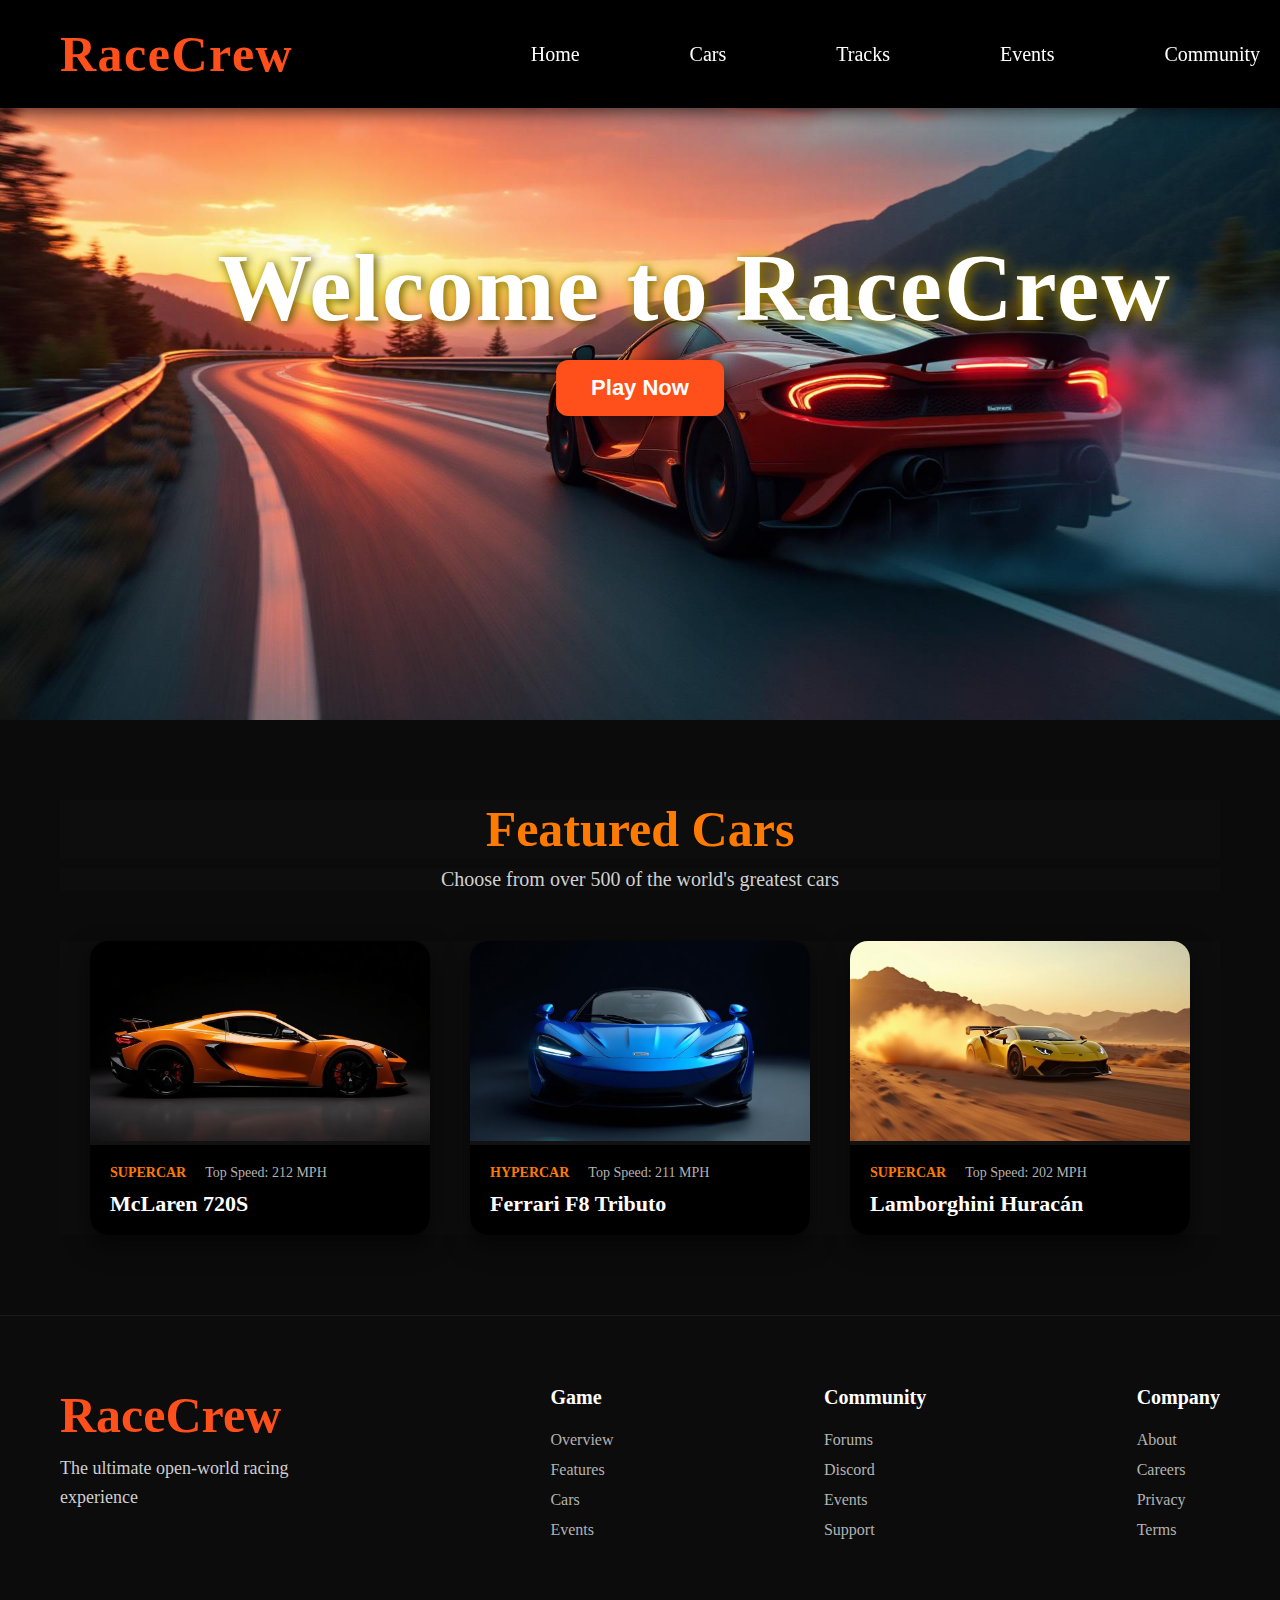
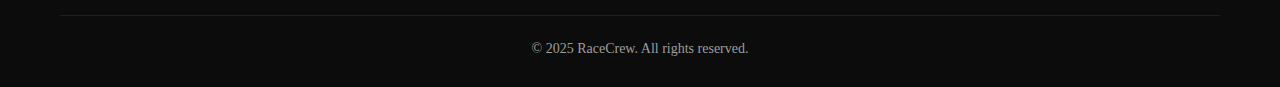
<file: Capstone project/index.html>
<!DOCTYPE html>
<html lang="en">
<head>
    <meta charset="UTF-8">
    <meta name="viewport" content="width=device-width, initial-scale=1.0">
    <title>Document</title>
    <link rel="stylesheet" href="style.css">
    
</head>
<body>
<header class="navbar">
    
    <div class="logo">RaceCrew</div>

    <nav>
        <ul class="nav-links">
            <li><a href="#">Home</a></li>
            <li><a href="./cars.html">Cars</a></li>
            <li><a href="#">Tracks</a></li>
            
            
            <li><a href="#">Events</a></li>
            <li><a href="#">Community</a></li>
        </ul>
    </nav>
    
    
    
</header>
<div class="img-container">
    <img src="car1.jpeg" alt="">

    <div class="img-text">Welcome to RaceCrew</div>
    <button class="btn">Play Now</button>
</div>
<section class="featured-section">
    <h2 class="featured-title">Featured Cars</h2>
    <p class="featured-subtitle">Choose from over 500 of the world's greatest cars</p>

    <div class="car-grid">

        
        <div class="car-card">
            <img src="mclaren.jpeg" alt="McLaren 720S">
            <div class="car-info">
                <span class="type">SUPERCAR</span>
                <span class="speed">Top Speed: 212 MPH</span>
                <h3 class="mclaren">McLaren 720S</h3>
            </div>
        </div>

        
        <div class="car-card">
            <img src="ferrari.jpeg" alt="Ferrari F8">
            <div class="car-info">
                <span class="type">HYPERCAR</span>
                <span class="speed">Top Speed: 211 MPH</span>
                <h3 class="ferrari">Ferrari F8 Tributo</h3>
            </div>
        </div>

        
        <div class="car-card">
            <img src="lambo.jpeg" alt="Lamborghini Huracan">
            <div class="car-info">
                <span class="type">SUPERCAR</span>
                <span class="speed">Top Speed: 202 MPH</span>
                <h3 class="lamborghini">Lamborghini Huracán</h3>
            </div>
        </div>

    </div>
</section>
<footer class="footer">
    <div class="footer-container">
        <div class="footer-brand">
            <h2 class="footer-logo">RaceCrew</h2>
            <p class="footer-desc">The ultimate open-world racing experience</p>
        </div>



        <div class="footer-column">
            <h3>Game</h3>
            <a href="#">Overview</a>
            <a href="#">Features</a>
            <a href="#">Cars</a>
            <a href="#">Events</a>
        </div>


        <div class="footer-column">
            <h3>Community</h3>
            <a href="#">Forums</a>
            <a href="#">Discord</a>
            <a href="#">Events</a>
            <a href="#">Support</a>
        </div>


        <div class="footer-column">
            <h3>Company</h3>
            <a href="#">About</a>
            <a href="#">Careers</a>
            <a href="#">Privacy</a>
            <a href="#">Terms</a>
        </div>

    </div>

    <div class="footer-bottom">
        © 2025 RaceCrew. All rights reserved.
    </div>
</footer>




</body>
</html>
</file>
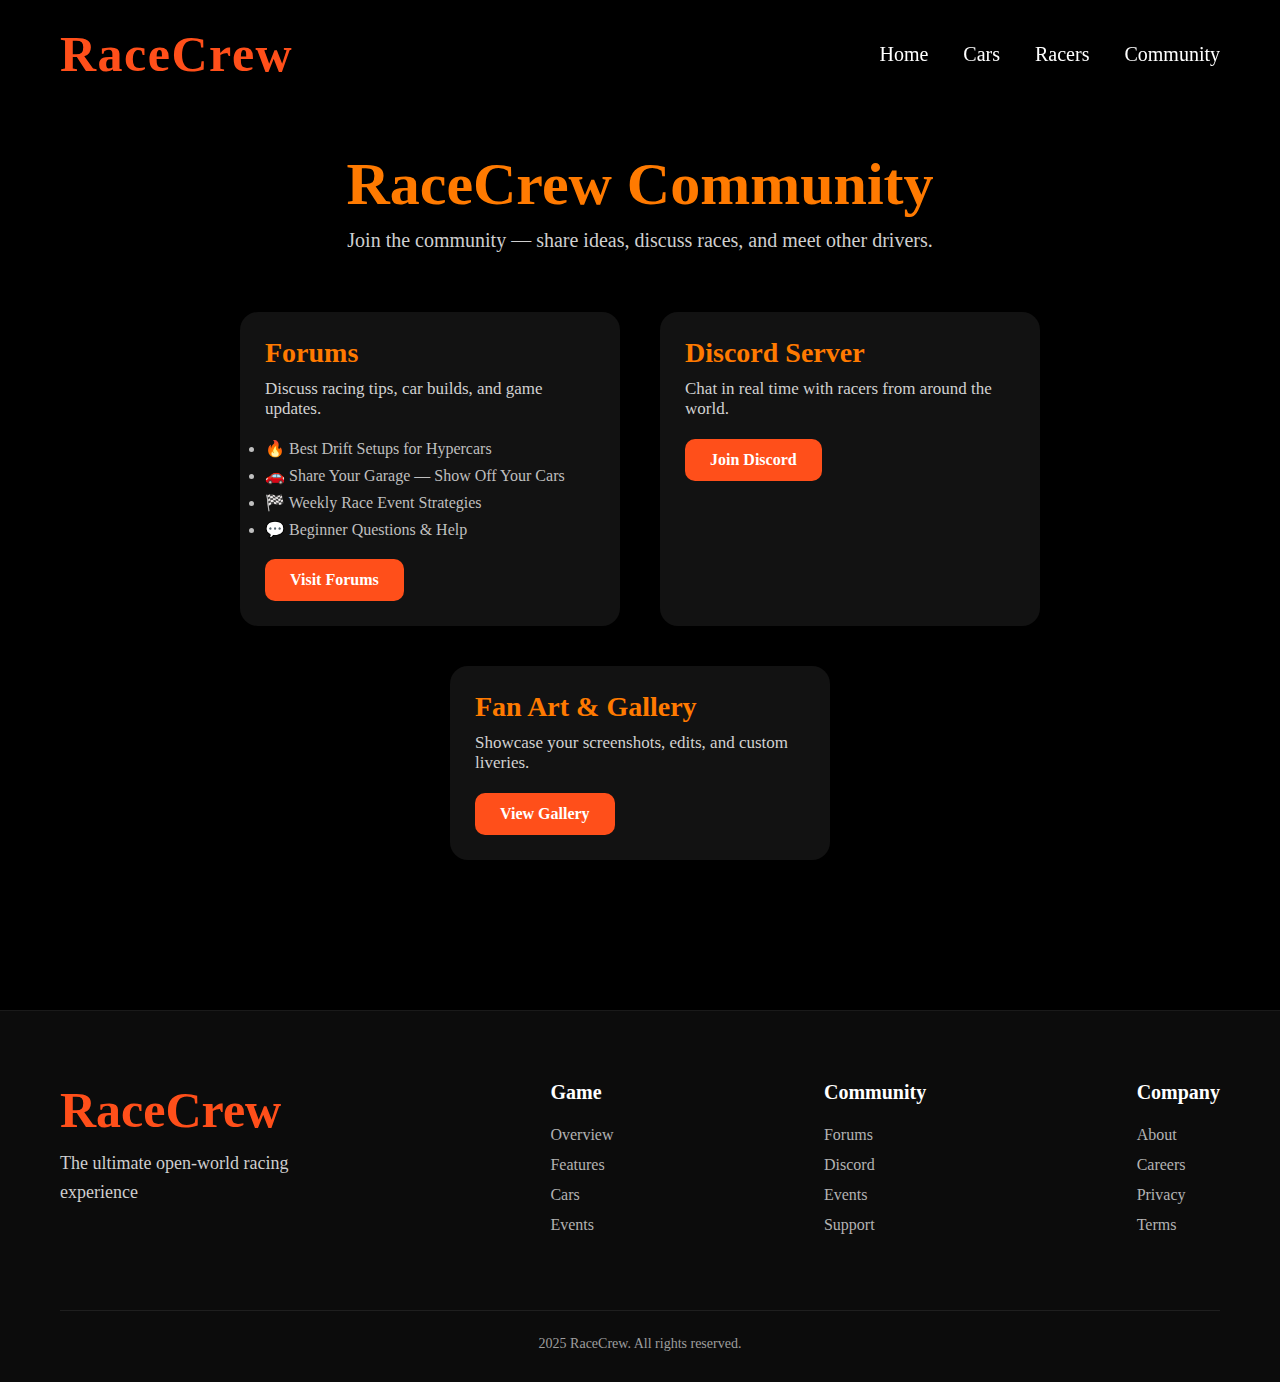
<file: Capstone project/community.html>
<!DOCTYPE html>
<html lang="en">
<head>
    <meta charset="UTF-8" />
    <meta name="viewport" content="width=device-width, initial-scale=1.0" />
    <title>RaceCrew Community</title>
    <link rel="stylesheet" href="community.css" />
</head>

<body>


<header class="navbar">
    <div class="logo">RaceCrew</div>

    <nav>
        <ul class="nav-links">
            <li><a href="index.html">Home</a></li>
            <li><a href="cars.html">Cars</a></li>
            <li><a href="racers.html">Racers</a></li>
            
            <li><a href="#" class="active">Community</a></li>
        </ul>
    </nav>

    
</header>


<section class="community-section">
    <h1 class="community-title">RaceCrew Community</h1>
    <p class="community-subtitle">Join the community — share ideas, discuss races, and meet other drivers.</p>

    <div class="community-grid">


        <div class="community-card">
            <h2>Forums</h2>
            <p class="desc">Discuss racing tips, car builds, and game updates.</p>
            <ul class="list">
                <li>🔥 Best Drift Setups for Hypercars</li>
                <li>🚗 Share Your Garage — Show Off Your Cars</li>
                <li>🏁 Weekly Race Event Strategies</li>
                <li>💬 Beginner Questions & Help</li>
            </ul>
            <a href="#" class="join-btn">Visit Forums</a>
        </div>


        <div class="community-card">
            <h2>Discord Server</h2>
            <p class="desc">Chat in real time with racers from around the world.</p>



            <a href="#" class="join-btn">Join Discord</a>
        </div>

        <!-- Fan Art -->
        <div class="community-card">
            <h2>Fan Art & Gallery</h2>
            <p class="desc">Showcase your screenshots, edits, and custom liveries.</p>


            <a href="#" class="join-btn">View Gallery</a>
        </div>

    </div>
</section>
<footer class="footer">
    <div class="footer-container">
        <div class="footer-brand">
            <h2 class="footer-logo">RaceCrew</h2>
            <p class="footer-desc">The ultimate open-world racing experience</p>
        </div>



        <div class="footer-column">
            <h3>Game</h3>
            <a href="#">Overview</a>
            <a href="#">Features</a>
            <a href="#">Cars</a>
            <a href="#">Events</a>
        </div>


        <div class="footer-column">
            <h3>Community</h3>
            <a href="#">Forums</a>
            <a href="#">Discord</a>
            <a href="#">Events</a>
            <a href="#">Support</a>
        </div>


        <div class="footer-column">
            <h3>Company</h3>
            <a href="#">About</a>
            <a href="#">Careers</a>
            <a href="#">Privacy</a>
            <a href="#">Terms</a>
        </div>

    </div>

    <div class="footer-bottom">
        2025 RaceCrew. All rights reserved.
    </div>
</footer>


</body>
</html>
</file>
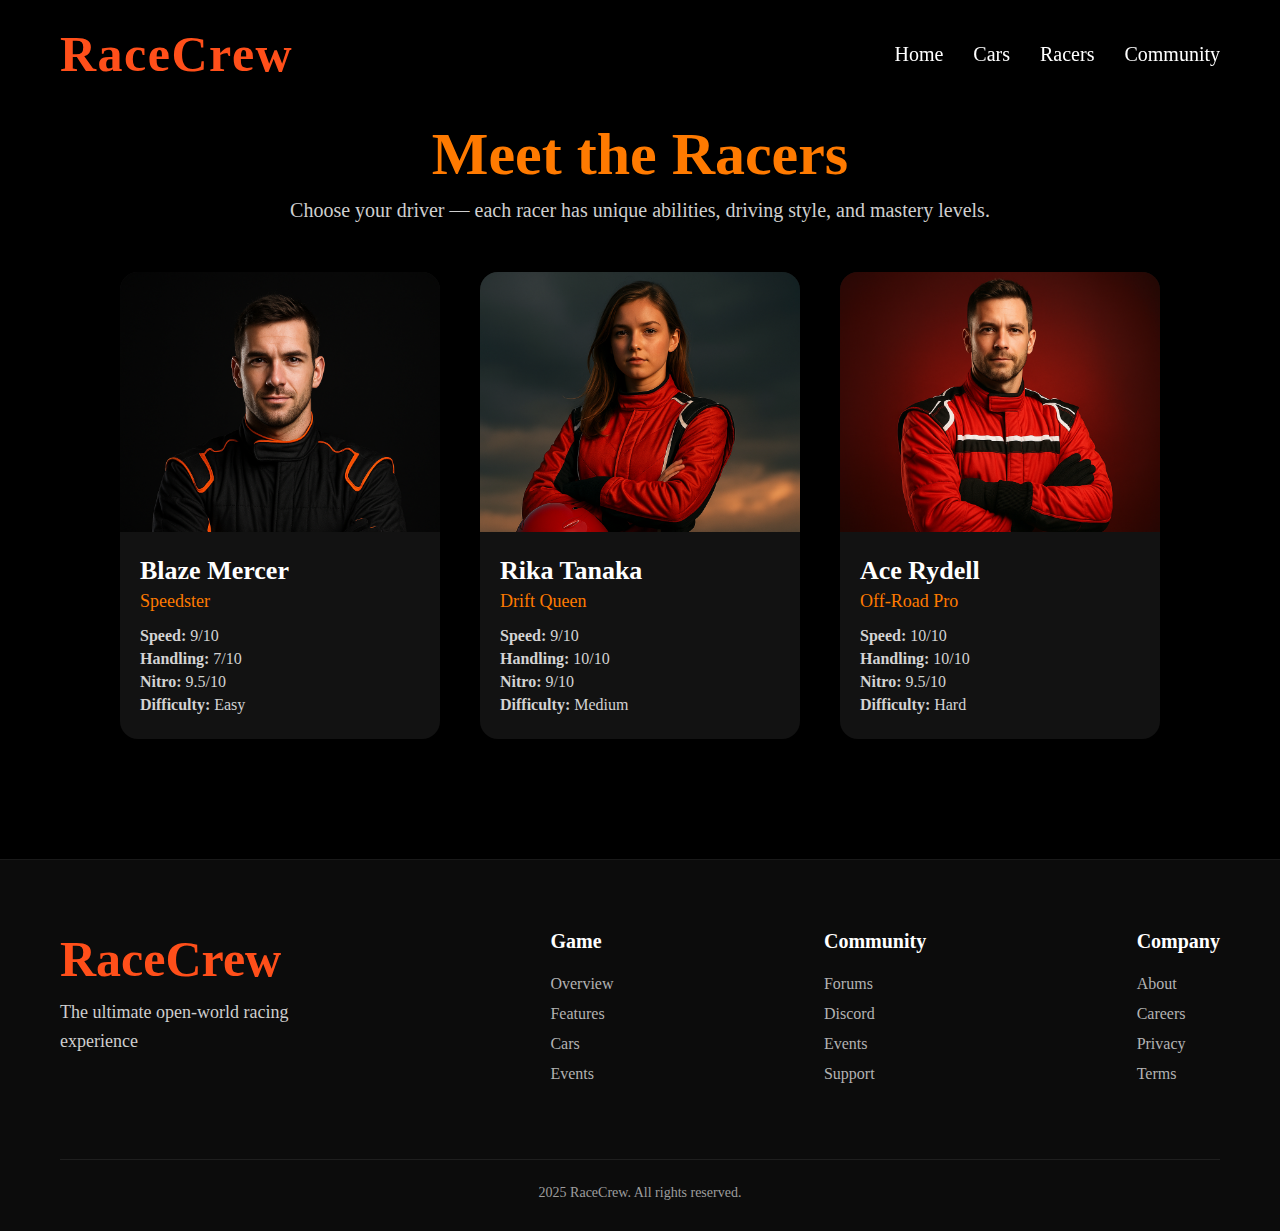
<file: Capstone project/racers.html>
<!DOCTYPE html>
<html lang="en">
<head>
    <meta charset="UTF-8">
    <meta name="viewport" content="width=device-width, initial-scale=1.0">
    <title>RaceCrew Racers</title>
    <link rel="stylesheet" href="racers.css">
</head>
<body>


<header class="navbar">
    <div class="logo">RaceCrew</div>

    <nav>
        <ul class="nav-links">
            <li><a href="index.html">Home</a></li>
            <li><a href="cars.html">Cars</a></li>
                        <li><a href="racers.html" class="active">Racers</a></li>
            
            

            <li><a href="community.html">Community</a></li>
            
        </ul>
    </nav>

    
</header>



<section class="racer-section">
    <h1 class="racer-title">Meet the Racers</h1>
    <p class="racer-subtitle">Choose your driver — each racer has unique abilities, driving style, and mastery levels.</p>

    <div class="racer-grid">


        <div class="racer-card">
            <img src="Blaze Mercer.png" alt="Racer 1" class="blaze">
            <div class="racer-info">
                <h2>Blaze Mercer</h2>
                <p class="role">Speedster</p>

                <div class="stats">
                    <p><strong>Speed:</strong> 9/10</p>
                    <p><strong>Handling:</strong> 7/10</p>
                    <p><strong>Nitro:</strong> 9.5/10</p>
                    <p><strong>Difficulty:</strong> Easy</p>
                </div>
            </div>
        </div>


        <div class="racer-card">
            <img src="rika tanaka.png" alt="Racer 2" class="rika">
            <div class="racer-info">
                <h2>Rika Tanaka</h2>
                <p class="role">Drift Queen</p>

                <div class="stats">
                    <p><strong>Speed:</strong> 9/10</p>
                    <p><strong>Handling:</strong> 10/10</p>
                    <p><strong>Nitro:</strong> 9/10</p>
                    <p><strong>Difficulty:</strong> Medium</p>
                </div>
            </div>
        </div>


        <div class="racer-card">
            <img src="ace rydell.png" alt="Racer 3" class="ace">
            <div class="racer-info">
                <h2>Ace Rydell</h2>
                <p class="role">Off-Road Pro</p>

                <div class="stats">
                    <p><strong>Speed:</strong> 10/10</p>
                    <p><strong>Handling:</strong> 10/10</p>
                    <p><strong>Nitro:</strong> 9.5/10</p>
                    <p><strong>Difficulty:</strong> Hard</p>
                </div>
            </div>
        </div>

    </div>
</section>
<footer class="footer">
    <div class="footer-container">
        <div class="footer-brand">
            <h2 class="footer-logo">RaceCrew</h2>
            <p class="footer-desc">The ultimate open-world racing experience</p>
        </div>



        <div class="footer-column">
            <h3>Game</h3>
            <a href="#">Overview</a>
            <a href="#">Features</a>
            <a href="#">Cars</a>
            <a href="#">Events</a>
        </div>


        <div class="footer-column">
            <h3>Community</h3>
            <a href="#">Forums</a>
            <a href="#">Discord</a>
            <a href="#">Events</a>
            <a href="#">Support</a>
        </div>


        <div class="footer-column">
            <h3>Company</h3>
            <a href="#">About</a>
            <a href="#">Careers</a>
            <a href="#">Privacy</a>
            <a href="#">Terms</a>
        </div>

    </div>

    <div class="footer-bottom">
        2025 RaceCrew. All rights reserved.
    </div>
</footer>




</body>
</html>
</file>
<file: Capstone project/style.css>
*{
    background-color: black;
    margin: 0px;
    padding: 0px;
    
    
}
body {
    background-color: black;
    background-image: url(car1.jpeg);
    background-size: cover;
    background-position: center;
    background-repeat: no-repeat;
    background: rgba(0,0,0,0.4);
}

.logo {
    font-size: 50px;
    font-weight: 700;
    color: #ff4f1a;
    background: none;

    letter-spacing: 1.5px;
}
.navbar {
    width: 100%;
    padding: 25px 60px;
    background: black;
    display: flex;
    align-items: center;
    justify-content: space-between;
    position: fixed;
    top: 0;
    left: 0;
    z-index: 999;
    box-shadow: 0 4px 15px rgba(0,0,0,0.6);
}

.logo {
    font-size: 50px;
    font-weight: 700;
    color: #ff4f1a;
    letter-spacing: 1.5px;
}

.nav-links {
    list-style: none;
    display: flex;
    gap: 30px;
}

.nav-links li a {
    text-decoration: none;
    color: white;
    font-size: 20px;
    font-weight: 500;
    transition: 0.3s ease;
    margin-right: 80px;
}

.nav-links li a:hover {
    color: #ffa94d;
}




    

.img-container {
    position: relative;
    width: 100%;
}

.img-container img {
    width: 100%;
    display: block;
}

.img-text {
    position: absolute;
    top:40%;
    left: 17%;              
    transform: translate(-50%, -50%);
    
    font-size: 95px;
    font-weight: bold;
    text-shadow: 2px 2px 5px black;
    background: none;
    

    transform: translateY(-50%);

    color: white;
    text-shadow:
        0 0 15px rgba(255, 215, 0, 0.8),
        2px 2px 8px rgba(0, 0, 0, 0.9);  
    letter-spacing: 2px;
    font-family: "Georgia", serif;
}
.btn{
        position: absolute;
    top: 50%;
    left: 50%;
    transform: translateX(-50%);
    
    padding: 15px 35px;
    font-size: 22px;
    font-weight: 600;
    border-radius: 12px;
    text-decoration: none;

    background:#ff4f1a;
    color: white;
    box-shadow: 0 0 15px rgba(0,0,0,0.6);
    transition: 0.3s ease;
    z-index: 3;
    border: none;
}
.btn:hover{
    
    background-color: #ffa04d;
    color: black;
}


.featured-section {
    background: #0b0b0b;
    padding: 80px 60px;
    text-align: center;
}

.featured-title {
    background: rgba(17, 17, 17, 0.4);
    font-size: 50px;
    font-weight: 800;
    color: #ff7a00;
    margin-bottom: 10px;
}

.featured-subtitle {
    background:  rgba(17, 17, 17, 0.4);
    color: #d1d1d1;
    font-size: 20px;
    margin-bottom: 50px;
}


.car-grid {
    background:  rgba(17, 17, 17, 0.4);
    display: flex;
    justify-content: center;
    gap: 40px;
    flex-wrap: wrap;
}


.car-card {
    width: 340px;
    background: #121212;
    border-radius: 18px;
    overflow: hidden;
    box-shadow: 0 10px 25px rgba(0, 0, 0, 0.6);
    transition: 0.3s ease-in-out;
}

.car-card:hover {
    transform: translateY(-8px);
    box-shadow: 0 15px 35px rgba(255, 115, 0, 0.3);
}

.car-card img {
    width: 100%;
    height: 200px;
    object-fit: cover;
}


.car-info {
    padding: 18px 20px;
    text-align: left;
}

.car-info .type {
    color: #ff7a00;
    font-size: 14px;
    font-weight: 700;
    margin-right: 15px;
}

.car-info .speed {
    color: #b3b3b3;
    font-size: 14px;
}

.car-info h3 {
    margin-top: 10px;
    font-size: 22px;
    color: #ffffff;
    font-weight: 700;
}
.type{
    background:none;
}
.mclaren{
    background: none;
}
.ferrari{
    background: none;
}
.lamborghini{
    background: none;
}
.speed{
    background: none;
    color: black;
}


.footer {
    background: rgb(12, 12, 12);
    padding: 70px 60px 30px ;

    color: #d3d3d3;
    margin-top:0px;
    border-top: 1px solid rgba(255, 255, 255, 0.06);
}

.footer-container {
    background: rgb(12, 12, 12);
    display: flex;
    justify-content: space-between;
    flex-wrap: wrap;
    gap: 50px;
}


.footer-logo {
    background: rgb(12, 12, 12);
    color: #ff4f1a;   
    font-size: 50px;
    font-weight: 800;
    margin-bottom: 0px;

}

.footer-brand p {
    background: rgb(12, 12, 12);
    max-width: 280px;
    line-height: 1.6;
    color: #cfcfcf;
    padding-bottom:53px;
    
}


.footer-column {
    
    background:  rgb(12, 12, 12);
    display: flex;
    flex-direction: column;
    gap: 12px;
}

.footer-column h3 {
    
    background: rgb(12, 12, 12);
    font-size: 20px;
    color: #ffffff;
    margin-bottom: 10px;
}

.footer-column a {
    background: rgb(12, 12, 12);
    text-decoration: none;
    color: #b3b3b3;
    font-size: 16px;
    transition: 0.3s ease;
}

.footer-column a:hover {
    color: #ff7a00;
}


.footer-bottom {
    background: rgb(12, 12, 12);
    margin-top: 50px;
    padding-top: 25px;
    border-top: 1px solid rgba(255, 255, 255, 0.08);
    text-align: center;
    color: #9e9e9e;
    font-size: 14px;
}
.footer-desc{
    
    background: #0c0c0c;       
    padding: 15px 0;
    padding-top: 10px;
    padding-bottom: 10px;
    display: inline-block;
    color: #d3d3d3;
    font-size: 18px;
    line-height: 1.5;
}
</file>
<file: Capstone project/community.css>
* {
    margin: 0;
    padding: 0;
    box-sizing: border-box;
}

body {
    background: black;
    font-family: "Georgia", serif;
    color: white;
}


.navbar {
    width: 100%;
    padding: 25px 60px;
    background: black;
    display: flex;
    align-items: center;
    justify-content: space-between;
    position: fixed;
    top: 0;
    z-index: 999;
    box-shadow: 0 4px 15px rgba(0,0,0,0.6);
}

.logo {
    font-size: 50px;
    font-weight: 700;
    color: #ff4f1a;
    letter-spacing: 1.5px;
}

.nav-links {
    list-style: none;
    display: flex;
    gap: 35px;
}

.nav-links li a {
    text-decoration: none;
    color: white;
    font-size: 20px;
    font-weight: 500;
    transition: 0.3s;
}

.nav-links li a:hover, .active {
    color: #ffa94d ;
}




.community-section {
    padding: 150px 60px;
    text-align: center;
}

.community-title {
    font-size: 60px;
    color: #ff7a00;
    margin-bottom: 10px;
}

.community-subtitle {
    font-size: 20px;
    color: #cfcfcf;
    margin-bottom: 60px;
}


.community-grid {
    display: flex;
    justify-content: center;
    flex-wrap: wrap;
    gap: 40px;
}


.community-card {
    width: 380px;
    background: #121212;
    padding: 25px;
    border-radius: 18px;
    box-shadow: 0 10px 25px rgba(0,0,0,0.6);
    text-align: left;
    transition: 0.3s;
}

.community-card:hover {
    transform: translateY(-10px);
    box-shadow: 0 15px 35px rgba(255,120,0,0.3);
}

.community-card h2 {
    color: #ff7a00;
    font-size: 28px;
    margin-bottom: 10px;
}

.desc {
    color: #d1d1d1;
    font-size: 17px;
    margin-bottom: 20px;
}


.list {
    margin-bottom: 20px;
}

.list li {
    color: #bfbfbf;
    margin-bottom: 8px;
}


.discord-img {
    width: 100%;
    height: 180px;
    object-fit: cover;
    border-radius: 10px;
    margin-bottom: 15px;
}


.gallery {
    display: flex;
    gap: 10px;
    margin-bottom: 15px;
}

.gallery img {
    width: 32%;
    border-radius: 10px;
    height: 80px;
    object-fit: cover;
}


.join-btn {
    display: inline-block;
    padding: 12px 25px;
    background: #ff4f1a;
    border-radius: 10px;
    color: white;
    font-weight: 600;
    text-decoration: none;
    transition: 0.3s;
}

.join-btn:hover {
    background: #ffa04d;
    color: black;
}
.footer {
    background: rgb(12, 12, 12);
    padding: 70px 60px 30px ;

    color: #d3d3d3;
    margin-top:0px;
    border-top: 1px solid rgba(255, 255, 255, 0.06);
}

.footer-container {
    background: rgb(12, 12, 12);
    display: flex;
    justify-content: space-between;
    flex-wrap: wrap;
    gap: 50px;
}


.footer-logo {
    background: rgb(12, 12, 12);
    color: #ff4f1a;   
    font-size: 50px;
    font-weight: 800;
    margin-bottom: 0px;

}

.footer-brand p {
    background: rgb(12, 12, 12);
    max-width: 280px;
    line-height: 1.6;
    color: #cfcfcf;
    padding-bottom:53px;
    
}


.footer-column {
    
    background:  rgb(12, 12, 12);
    display: flex;
    flex-direction: column;
    gap: 12px;
}

.footer-column h3 {
    
    background: rgb(12, 12, 12);
    font-size: 20px;
    color: #ffffff;
    margin-bottom: 10px;
}

.footer-column a {
    background: rgb(12, 12, 12);
    text-decoration: none;
    color: #b3b3b3;
    font-size: 16px;
    transition: 0.3s ease;
}

.footer-column a:hover {
    color: #ff7a00;
}


.footer-bottom {
    background: rgb(12, 12, 12);
    margin-top: 50px;
    padding-top: 25px;
    border-top: 1px solid rgba(255, 255, 255, 0.08);
    text-align: center;
    color: #9e9e9e;
    font-size: 14px;
}
.footer-desc{
    
    background: #0c0c0c;       
    padding: 15px 0;
    padding-top: 10px;
    padding-bottom: 10px;
    display: inline-block;
    color: #d3d3d3;
    font-size: 18px;
    line-height: 1.5;
}
</file>
<file: Capstone project/racers.css>
* {
    margin: 0;
    padding: 0;
    box-sizing: border-box;
    font-family: "Georgia", serif;
}

body {
    background: black;
    color: white;
}
.logo {
    font-size: 50px;
    font-weight: 700;
    color: #ff4f1a;
    background: none;

    letter-spacing: 1.5px;
}
.navbar {
    width: 100%;
    padding: 25px 60px;
    
    background: black;


    display: flex;
    align-items: center;
    justify-content: space-between;
    position: fixed;


    top: 0;
    left: 0;
    z-index: 999;
    box-shadow: 0 4px 15px rgba(0,0,0,0.6);
}



.nav-links {
    list-style: none;
    display: flex;
    gap: 30px;
}

.nav-links li a {
    text-decoration: none;
    color: white;
    font-size: 20px;
    font-weight: 500;
    transition: 0.3s ease;
}

.nav-links li a:hover {
    color: #ffa94d;
}


.racer-section {
    padding: 120px 60px;
    text-align: center;
}

.racer-title {
    font-size: 60px;
    color: #ff7a00;
    margin-bottom: 10px;
}

.racer-subtitle {
    font-size: 20px;
    color: #cfcfcf;
    margin-bottom: 50px;
}


.racer-grid {
    display: flex;
    justify-content: center;
    gap: 40px;
    flex-wrap: wrap;
}

.racer-card {
    width: 320px;
    background: #121212;
    border-radius: 18px;
    overflow: hidden;
    box-shadow: 0 10px 25px rgba(0,0,0,0.6);
    transition: 0.3s ease;
}

.racer-card:hover {
    transform: translateY(-10px);
    box-shadow: 0 15px 35px rgba(255,120,0,0.35);
}

.racer-card img {
    width: 100%;
    height: 260px;
    object-fit: cover;
    object-position: top;
}

.racer-info {
    padding: 20px;
    text-align: left;
}

.racer-info h2 {
    color: white;
    font-size: 26px;
    margin-bottom: 5px;
}

.role {
    color: #ff7a00;
    font-size: 18px;
    
    margin-bottom: 15px;
}

.stats p {
    margin: 5px 0;
    font-size: 16px;
    color: #d3d3d3;
}

    

.footer {
    background: rgb(12, 12, 12);
    padding: 70px 60px 30px ;

    color: #d3d3d3;
    margin-top:0px;
    border-top: 1px solid rgba(255, 255, 255, 0.06);
}

.footer-container {
    background: rgb(12, 12, 12);
    display: flex;
    justify-content: space-between;
    flex-wrap: wrap;
    gap: 50px;
}


.footer-logo {
    background: rgb(12, 12, 12);
    color: #ff4f1a;   
    font-size: 50px;
    font-weight: 800;
    margin-bottom: 0px;

}

.footer-brand p {
    background: rgb(12, 12, 12);
    max-width: 280px;



    line-height: 1.6;

    color: #cfcfcf;
    padding-bottom:53px;
    
}


.footer-column {
    
    background:  rgb(12, 12, 12);
    display: flex;
    
    flex-direction: column;
    gap: 12px;

}

.footer-column h3 {
    
    background: rgb(12, 12, 12);
    font-size: 20px;



    color: #ffffff;

    margin-bottom: 10px;
}

.footer-column a {
    background: rgb(12, 12, 12);
    text-decoration: none;
    color: #b3b3b3;


    font-size: 16px;
    transition: 0.3s ease;


}

.footer-column a:hover {
    color: #ff7a00;
}


.footer-bottom {
    background: rgb(12, 12, 12);
    margin-top: 50px;
    padding-top: 25px;
    border-top: 1px solid rgba(255, 255, 255, 0.08);
    text-align: center;
    color: #9e9e9e;
    font-size: 14px;
}
.footer-desc{
    
    background: #0c0c0c;       
    padding: 15px 0;
    padding-top: 10px;
    padding-bottom: 10px;





    display: inline-block;


    color: #d3d3d3;
    font-size: 18px;

    line-height: 1.5;
}
</file>
